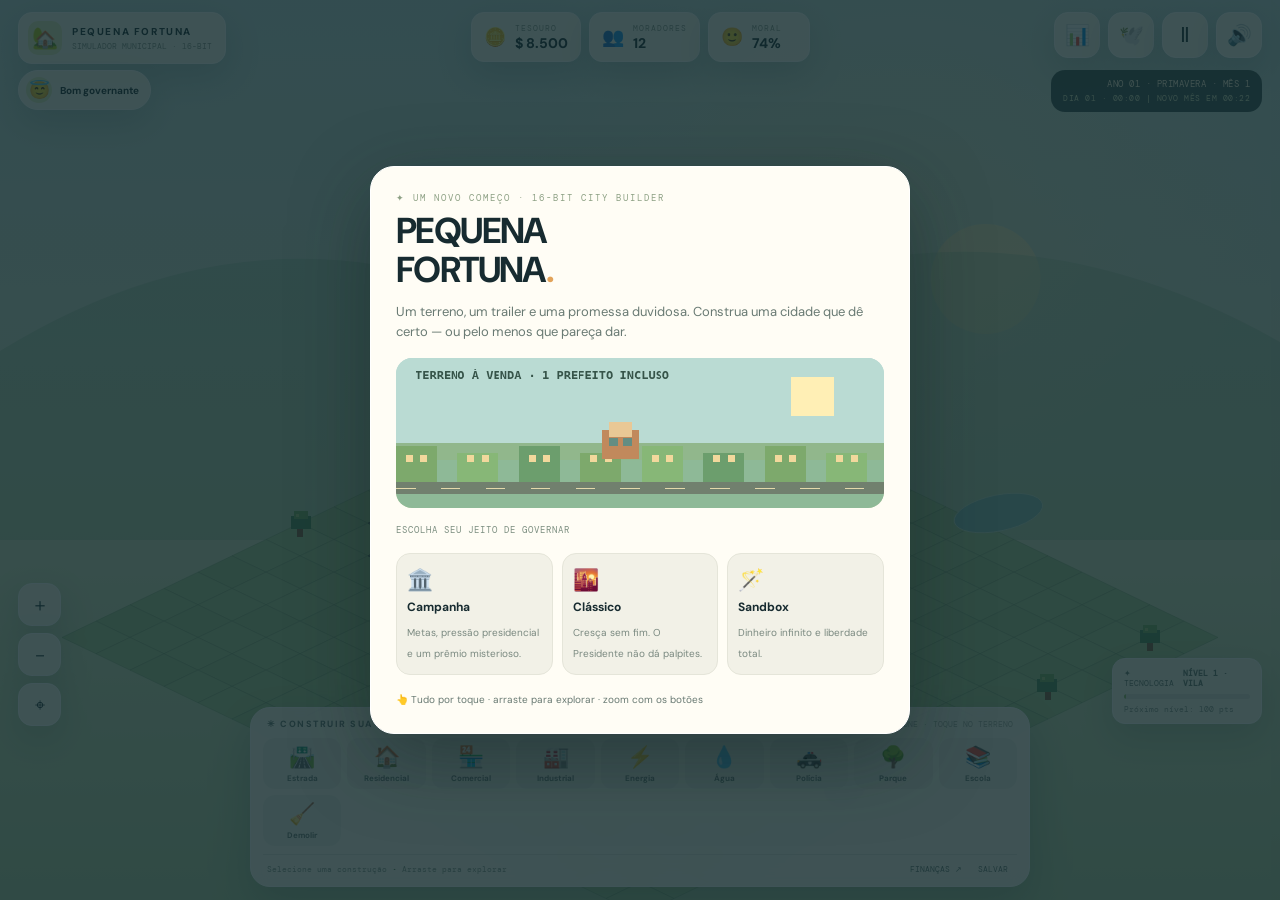
<file: index.html>
<!doctype html>
<html lang="pt-BR">
<head>
<meta charset="utf-8"><meta name="viewport" content="width=device-width, initial-scale=1, maximum-scale=1, user-scalable=no, viewport-fit=cover"><meta name="theme-color" content="#101d22"><title>PEQUENA FORTUNA — prefeito por acidente</title>
<style>
@import url('https://fonts.googleapis.com/css2?family=DM+Mono:wght@400;500&family=DM+Sans:wght@400;500;600;700;800&family=Press+Start+2P&display=swap');
:root{--ink:#172b30;--muted:#758887;--paper:#f5f2e8;--cream:#fffdf5;--green:#76b876;--lime:#d8ed7a;--orange:#f0a75c;--red:#e66c59;--line:#dce1d4;--shadow:0 12px 35px #0f28282e}*{box-sizing:border-box}html,body{height:100%;margin:0;overflow:hidden;background:#d9e8d1;color:var(--ink);font-family:'DM Sans',sans-serif;touch-action:none}button{font:inherit;color:inherit;border:0;cursor:pointer}#app{height:100%;position:relative;overflow:hidden;background:linear-gradient(180deg,#c5ded1 0%,#e0e5c4 78%,#b7d1a7 100%)}#world{position:absolute;inset:0;width:100%;height:100%;image-rendering:pixelated;touch-action:none}.sky-deco{position:absolute;inset:0;pointer-events:none;background:radial-gradient(ellipse at 70% 22%,#fff5b34a,transparent 30%),linear-gradient(180deg,#c0dedd55,transparent 55%)}
.topbar{position:absolute;top:0;left:0;right:0;padding:calc(env(safe-area-inset-top) + 12px) 18px 0;display:flex;align-items:flex-start;justify-content:space-between;pointer-events:none;gap:12px}.brand,.hud,.right-actions{pointer-events:auto}.brand{display:flex;align-items:center;gap:10px;padding:8px 13px 8px 9px;border-radius:14px;background:#fffdf0ed;box-shadow:var(--shadow);border:1px solid #fff}.brand-mark{width:34px;height:34px;border-radius:10px;background:#e6efbd;display:grid;place-items:center;font-size:21px}.brand-title{font-size:10px;letter-spacing:1.6px;font-weight:800}.brand-sub{font:8px 'DM Mono';color:#87938a;margin-top:3px}.hud{display:flex;gap:8px}.pill{min-width:102px;height:50px;background:#fffdf0ee;border:1px solid #ffffff;border-radius:13px;box-shadow:var(--shadow);padding:8px 12px;display:flex;align-items:center;gap:9px}.pill-icon{font-size:18px}.pill-label{font:8px 'DM Mono';color:#89958b;text-transform:uppercase;letter-spacing:1px}.pill-value{font-size:14px;font-weight:800;margin-top:1px;white-space:nowrap}.right-actions{display:flex;gap:8px}.icon-btn{width:46px;height:46px;background:#fffdf0ee;border:1px solid #fff;border-radius:14px;box-shadow:var(--shadow);font-size:20px;position:relative}.icon-btn .dot{position:absolute;right:8px;top:7px;width:8px;height:8px;background:#f06d5d;border:2px solid #fff;border-radius:50%;display:none}.icon-btn.has-new .dot{display:block}.day-tag{position:absolute;right:18px;top:calc(env(safe-area-inset-top) + 70px);pointer-events:auto;background:#243c3bdc;color:#fff4d8;border-radius:14px;padding:8px 12px;font:9px 'DM Mono';letter-spacing:.5px;line-height:1.55;text-align:right}.day-tag small{display:block;color:#d7e6bd;font-size:8px}.mood{position:absolute;top:calc(env(safe-area-inset-top) + 70px);left:18px;background:#fffdf0e8;border:1px solid #fff;border-radius:20px;padding:6px 11px 6px 7px;display:flex;align-items:center;gap:8px;font-size:10px;font-weight:700;box-shadow:var(--shadow);pointer-events:auto}.face{width:26px;height:26px;border-radius:50%;background:#e2edbc;display:grid;place-items:center;font-size:17px}.build-dock{position:absolute;bottom:calc(env(safe-area-inset-bottom) + 13px);left:50%;transform:translateX(-50%);width:min(780px,calc(100% - 28px));background:#fffdf2f2;border:1px solid #fff;border-radius:20px;box-shadow:0 15px 40px #173a3740;padding:10px 12px 9px;backdrop-filter:blur(10px)}.dock-head{display:flex;justify-content:space-between;align-items:center;padding:0 4px 8px}.dock-title{font-size:9px;text-transform:uppercase;font-weight:800;letter-spacing:1.5px;color:#667772}.dock-help{font:8px 'DM Mono';color:#a1aaa0}.tools{display:grid;grid-template-columns:repeat(9,1fr);gap:6px}.tool{min-width:0;padding:6px 3px 5px;background:#f1f0e5;border:1px solid transparent;border-radius:12px;display:flex;flex-direction:column;align-items:center;gap:4px;transition:.15s}.tool .emoji{font-size:21px;line-height:24px}.tool span:last-child{font-size:8px;font-weight:700;color:#687873;white-space:nowrap}.tool.active{background:#e5f0cc;border-color:#accb76;box-shadow:inset 0 0 0 1px #ffffff}.tool:active,.icon-btn:active,.action:active{transform:scale(.96)}.dock-foot{display:flex;justify-content:space-between;align-items:center;margin-top:8px;padding:6px 4px 0;border-top:1px solid #e6e5d9;color:#89958a;font:8px 'DM Mono'}.cost-hint strong{color:#577b52}.controls{display:flex;gap:6px}.small-action{background:none;color:#667772;font:8px 'DM Mono';padding:3px 5px}
.floating{position:absolute;left:18px;bottom:calc(env(safe-area-inset-bottom) + 174px);display:flex;flex-direction:column;gap:7px}.round-action{width:43px;height:43px;border-radius:14px;background:#fffdf0ed;border:1px solid #fff;box-shadow:var(--shadow);font-size:18px}.status-note{position:absolute;top:calc(env(safe-area-inset-top) + 111px);left:50%;transform:translateX(-50%);background:#263c38ed;color:#fbf4d9;border:1px solid #ffffff50;border-radius:20px;padding:8px 13px;font-size:10px;white-space:nowrap;box-shadow:var(--shadow);opacity:0;transition:opacity .2s;pointer-events:none}.status-note.show{opacity:1}.toast{position:absolute;bottom:calc(env(safe-area-inset-bottom) + 185px);left:50%;transform:translateX(-50%) translateY(10px);background:#273c39;color:white;padding:10px 15px;border-radius:12px;font-size:11px;opacity:0;transition:.25s;pointer-events:none;box-shadow:var(--shadow);white-space:nowrap}.toast.show{opacity:1;transform:translateX(-50%) translateY(0)}
.overlay{position:absolute;inset:0;background:#10292dcc;display:grid;place-items:center;padding:18px;z-index:5;overflow:auto}.modal{width:min(540px,100%);background:var(--cream);border-radius:24px;padding:25px;box-shadow:0 24px 80px #10232070;border:1px solid #ffffff;position:relative;max-height:calc(100dvh - 36px);overflow:auto}.modal-kicker{font:9px 'DM Mono';letter-spacing:2px;color:#8da084;text-transform:uppercase}.modal h1,.modal h2{margin:8px 0 10px;line-height:1.06}.modal h1{font-size:36px;letter-spacing:-1.6px}.modal h2{font-size:25px;letter-spacing:-.6px}.modal p{color:#697a73;font-size:13px;line-height:1.55}.hero-art{height:150px;border-radius:16px;background:linear-gradient(180deg,#b7d9d4,#dbe7be);overflow:hidden;position:relative;margin:16px 0}.hero-art canvas{width:100%;height:100%;image-rendering:pixelated}.mode-grid{display:grid;grid-template-columns:repeat(3,1fr);gap:9px;margin:17px 0}.mode{padding:12px 10px;background:#f2f1e7;border:1px solid #e5e5d9;border-radius:14px;text-align:left;min-height:105px}.mode:hover{background:#eaf1d9;border-color:#bfd48d}.mode strong{display:block;font-size:12px;margin:5px 0}.mode small{font-size:10px;line-height:1.35;color:#7a8980}.mode-icon{font-size:21px}.primary{background:#253d3a;color:#fff4d9;border-radius:12px;padding:13px 17px;font-size:12px;font-weight:800;letter-spacing:.3px;box-shadow:0 4px 0 #152c29;width:100%}.primary:hover{background:#36564b}.secondary{background:#eeeee3;color:#52675f;border-radius:11px;padding:10px 14px;font-weight:700;font-size:11px}.row{display:flex;gap:9px}.row>*{flex:1}.president-card{display:flex;gap:14px;align-items:center;padding:12px;border-radius:15px;background:#f0f0e5;margin:14px 0}.president{font-size:46px;width:70px;height:70px;display:grid;place-items:center;background:linear-gradient(135deg,#d9eaa8,#f5c379);border-radius:13px;flex-shrink:0}.quote{font-size:12px;color:#53655e;line-height:1.45}.quote b{color:#243b38}.modal .close{position:absolute;top:16px;right:17px;background:#eceee4;width:32px;height:32px;border-radius:10px;font-size:16px}.section-title{font:9px 'DM Mono';letter-spacing:1px;color:#7c8e80;text-transform:uppercase;margin:15px 0 7px}.slider-row{display:flex;align-items:center;gap:12px;margin:9px 0}.slider-row label{font-size:11px;font-weight:700;min-width:90px}.slider-row input{flex:1;accent-color:#7eb478}.slider-row b{font:10px 'DM Mono';min-width:40px;text-align:right}.finance-box{background:#f1f1e7;border-radius:13px;padding:12px;margin:12px 0}.budget-line,.budget-total{display:flex;justify-content:space-between;align-items:flex-start;gap:12px;font-size:10px;padding:5px 0;border-bottom:1px solid #e1e4d8}.budget-line b,.budget-total b{font:10px 'DM Mono';white-space:nowrap}.budget-line.expense b{color:#bd6655}.budget-total{font-weight:800;font-size:12px;border:0;border-top:1px solid #cfd7c7;margin-top:5px;padding-top:9px}.budget-total b{font-size:12px}.finance-box #budgetPreview small{display:block;color:#78877d;font-size:9px;line-height:1.4;margin-top:5px}.feed-head{display:flex;align-items:center;justify-content:space-between;border-bottom:1px solid #e7e8dc;padding-bottom:10px}.post{display:flex;gap:10px;padding:12px 0;border-bottom:1px solid #eff0e7}.avatar{width:34px;height:34px;background:#e6edcf;border-radius:50%;display:grid;place-items:center;font-size:18px;flex-shrink:0}.post strong{font-size:11px}.post small{color:#9aa59a;font:8px 'DM Mono';margin-left:5px}.post p{margin:4px 0 0;font-size:11px;color:#586b63}.feed-empty{padding:22px;text-align:center;color:#839186;font-size:12px}.techbar{position:absolute;right:18px;bottom:calc(env(safe-area-inset-bottom) + 176px);background:#fffdf0ed;border:1px solid #fff;border-radius:13px;padding:9px 11px;width:150px;box-shadow:var(--shadow)}.tech-row{display:flex;justify-content:space-between;font:8px 'DM Mono';color:#65776e}.bar{height:5px;border-radius:5px;background:#e4e6d9;margin-top:6px;overflow:hidden}.bar i{display:block;height:100%;background:#90bd65;border-radius:5px;transition:width .5s}.goal{font:8px 'DM Mono';color:#859187;margin-top:5px}.panel-icon{font-size:14px}.gameover h2{color:#b24c40}
@media(max-width:700px){.topbar{padding-left:10px;padding-right:10px;gap:5px;align-items:flex-start}.brand{padding:6px 8px 6px 6px;gap:6px}.brand-mark{width:29px;height:29px;font-size:17px}.brand-title{font-size:8px;letter-spacing:1px}.brand-sub{font-size:7px}.hud{gap:4px}.pill{min-width:0;height:42px;padding:6px 7px;gap:5px;border-radius:11px}.pill-icon{font-size:14px}.pill-label{font-size:6px;letter-spacing:.5px}.pill-value{font-size:10px}.right-actions{gap:4px}.icon-btn{width:37px;height:39px;border-radius:11px;font-size:16px}.icon-btn .dot{right:5px;top:5px}.day-tag{top:calc(env(safe-area-inset-top) + 54px);right:10px;font-size:7px;padding:6px 9px}.mood{top:calc(env(safe-area-inset-top) + 54px);left:10px;font-size:8px;padding:4px 8px 4px 5px}.face{width:22px;height:22px;font-size:14px}.build-dock{bottom:calc(env(safe-area-inset-bottom) + 6px);width:calc(100% - 12px);padding:8px 7px 6px;border-radius:16px}.dock-head{padding-bottom:6px}.dock-title{font-size:8px}.dock-help{font-size:7px}.tools{gap:3px}.tool{border-radius:10px;padding:5px 1px 4px;gap:3px}.tool .emoji{font-size:18px;line-height:20px}.tool span:last-child{font-size:6.5px}.dock-foot{margin-top:5px;padding-top:5px;font-size:7px}.floating{left:10px;bottom:calc(env(safe-area-inset-bottom) + 160px);gap:5px}.round-action{width:37px;height:37px;border-radius:12px;font-size:16px}.techbar{right:10px;bottom:calc(env(safe-area-inset-bottom) + 160px);width:125px;padding:7px 9px}.tech-row,.goal{font-size:7px}.status-note{top:calc(env(safe-area-inset-top) + 90px);font-size:9px}.toast{bottom:calc(env(safe-area-inset-bottom) + 165px);font-size:10px}.modal{padding:20px;border-radius:20px}.modal h1{font-size:30px}.mode-grid{gap:6px}.mode{padding:9px 7px;min-height:100px}.mode strong{font-size:10px}.mode small{font-size:9px}}
@media(max-width:390px){.pill-icon{display:none}.brand-sub{display:none}.brand{height:39px}.pill{padding:5px 6px}.pill-label{font-size:5.5px}.tools{gap:2px}.tool span:last-child{font-size:6px}.dock-help{display:none}}
</style>
</head>
<body><main id="app"><canvas id="world"></canvas><div class="sky-deco"></div>
<header class="topbar"><div class="brand"><div class="brand-mark">🏡</div><div><div class="brand-title">PEQUENA FORTUNA</div><div class="brand-sub">SIMULADOR MUNICIPAL · 16-BIT</div></div></div><div class="hud"><div class="pill"><span class="pill-icon">🪙</span><div><div class="pill-label">TESOURO</div><div id="money" class="pill-value">$ 8.500</div></div></div><div class="pill"><span class="pill-icon">👥</span><div><div class="pill-label">MORADORES</div><div id="pop" class="pill-value">12</div></div></div><div class="pill"><span class="pill-icon">🙂</span><div><div class="pill-label">MORAL</div><div id="happiness" class="pill-value">74%</div></div></div></div><div class="right-actions"><button class="icon-btn" id="financeBtn" aria-label="Finanças">📊</button><button class="icon-btn" id="chatterBtn" aria-label="Chatter">🕊️<i class="dot"></i></button><button class="icon-btn" id="pauseBtn" aria-label="Pausar">Ⅱ</button><button class="icon-btn" id="soundBtn" aria-label="Música e efeitos">🔊</button></div></header>
<div class="mood" id="mood"><span class="face" id="moodFace">😇</span><span id="moodText">Bom governante</span></div><div class="day-tag" id="dateTag">ANO 01 · PRIMAVERA · MÊS 1</div>
<div class="floating"><button class="round-action" id="zoomIn" aria-label="Aproximar">＋</button><button class="round-action" id="zoomOut" aria-label="Afastar">－</button><button class="round-action" id="centerBtn" aria-label="Centralizar">⌖</button></div>
<div class="techbar"><div class="tech-row"><span>✦ TECNOLOGIA</span><b id="level">NÍVEL 1 · VILA</b></div><div class="bar"><i id="techFill" style="width:14%"></i></div><div class="goal" id="techGoal">Próximo nível: 100 pts</div></div>
<div class="status-note" id="statusNote">Toque no terreno para construir</div><div class="toast" id="toast"></div>
<section class="build-dock"><div class="dock-head"><div class="dock-title">✳ CONSTRUIR SUA CIDADE</div><div class="dock-help">TOQUE NO ÍCONE · TOQUE NO TERRENO</div></div><div class="tools" id="tools"></div><div class="dock-foot"><span class="cost-hint" id="costHint">Selecione uma construção <strong>·</strong> Arraste para explorar</span><div class="controls"><button class="small-action" id="budgetBtn">FINANÇAS ↗</button><button class="small-action" id="saveBtn">SALVAR</button></div></div></section>
<div id="overlay" class="overlay"></div></main>
<script>
(()=>{'use strict';
const canvas=document.getElementById('world'),ctx=canvas.getContext('2d');let W=0,H=0,scale=1,cam={x:0,y:0,zoom:1},mode='campaign',started=false,paused=false,selected=null,month=1,year=1,debt=0,negativeMonths=0,traffic=0,toastTimer,posts=[],postUnread=false,monthProgress=0,lastFrame=performance.now(),MONTH_LENGTH=22000;
const N=17,TILE=34,grid=[],tools=[['road','🛣️','Estrada',18],['res','🏠','Residencial',120],['com','🏪','Comercial',160],['ind','🏭','Industrial',140],['power','⚡','Energia',260],['water','💧','Água',220],['police','🚓','Polícia',300],['park','🌳','Parque',100],['school','📚','Escola',240],['bulldoze','🧹','Demolir',0]];
// --- Áudio retrô 16-bit, totalmente sintetizado pelo Web Audio ---
let audioCtx=null,master=null,musicGain=null,fxGain=null,musicMuted=false,audioReady=false,musicTimer=null,musicStep=0;
function initAudio(){
 if(audioReady)return audioCtx.resume&&audioCtx.resume();
 const AC=window.AudioContext||window.webkitAudioContext;if(!AC)return;
 audioCtx=new AC();master=audioCtx.createGain();master.gain.value=.55;master.connect(audioCtx.destination);
 musicGain=audioCtx.createGain();musicGain.gain.value=.13;musicGain.connect(master);
 fxGain=audioCtx.createGain();fxGain.gain.value=.38;fxGain.connect(master);
 audioReady=true;startChiptune();
}
function tone(freq,duration=.08,type='square',gain=.12,slide=0,delay=0,output=fxGain){
 if(!audioReady||musicMuted||!output)return;
 const t=audioCtx.currentTime+delay,o=audioCtx.createOscillator(),g=audioCtx.createGain();
 o.type=type;o.frequency.setValueAtTime(freq,t);if(slide)o.frequency.exponentialRampToValueAtTime(Math.max(30,freq+slide),t+duration);
 g.gain.setValueAtTime(.0001,t);g.gain.exponentialRampToValueAtTime(gain,t+.008);g.gain.exponentialRampToValueAtTime(.0001,t+duration);
 o.connect(g);g.connect(output);o.start(t);o.stop(t+duration+.02);
}
function sfxBuild(){tone(220,.07,'square',.10,120);tone(440,.09,'square',.07,180,.07)}
function sfxDemolish(){tone(110,.12,'sawtooth',.10,-45);tone(72,.16,'square',.08,-35,.08)}
function sfxRegister(){[523,659,784,1047].forEach((n,i)=>tone(n,.09,'square',.09,i===3?220:0,i*.055))}
function sfxHorn(){tone(185,.09,'square',.055,-8);tone(185,.11,'square',.05,-6,.13)}
function sfxChatter(){tone(660,.06,'square',.07,150);tone(880,.08,'square',.06,90,.08)}
function startChiptune(){
 if(musicTimer)return;const bass=[110,110,147,147,130.81,130.81,98,98];
 const lead=[659.25,783.99,880,783.99,659.25,587.33,523.25,587.33,659.25,783.99,880,987.77,880,783.99,659.25,587.33];
 musicTimer=setInterval(()=>{
  if(!audioReady||musicMuted||paused||document.hidden)return;
  const i=musicStep%16,t=(musicStep%4);
  tone(lead[i],.16,'square',.018,0,0,musicGain);
  if(t===0||t===2)tone(bass[Math.floor(musicStep/4)%8],.22,'triangle',.025,0,0,musicGain);
  if(musicStep%8===0)tone(75,.025,'square',.012,0,0,musicGain);
  musicStep++;
 },220);
}
function setMuted(muted){
 musicMuted=muted;
 const b=document.getElementById('soundBtn');if(b)b.textContent=muted?'🔇':'🔊';b?.setAttribute('aria-label',muted?'Ativar música e efeitos':'Mutar música e efeitos');
 if(master)master.gain.setTargetAtTime(muted?0:.55,audioCtx.currentTime,.02);
}
document.addEventListener('pointerdown',()=>{initAudio()}, {once:true,passive:true});
// --- fim do áudio ---
const names=['Lia da Padaria','Zé do Trailer','Dona Cida','Beto Entregas','Nina Jardim','Seu Orlando','Rafa Pixel','Téo Motoboy','Mila Estudante','João da Praça'],avatars=['👩🏽‍🍳','🧔🏻','👵🏽','🧑🏽‍🔧','👩🏻‍🌾','👴🏼','🧑🏾‍🎨','🛵','👩🏽‍🎓','🧑🏻‍💻'];
for(let y=0;y<N;y++){grid[y]=[];for(let x=0;x<N;x++)grid[y][x]=null;}
function initMap(){for(let y=0;y<N;y++)for(let x=0;x<N;x++)grid[y][x]=null;grid[8][1]={type:'road'};grid[8][2]={type:'road'};grid[8][3]={type:'trailer',level:1};grid[7][2]={type:'road'};grid[9][2]={type:'road'};}
initMap();
function resize(){const d=Math.min(devicePixelRatio||1,2);W=innerWidth;H=innerHeight;canvas.width=Math.floor(W*d);canvas.height=Math.floor(H*d);canvas.style.width=W+'px';canvas.style.height=H+'px';ctx.setTransform(d,0,0,d,0,0);scale=d;draw();}addEventListener('resize',resize);
function iso(x,y){return {x:(x-y)*TILE*cam.zoom+(W*.5)+cam.x,y:(x+y)*TILE*.48*cam.zoom+H*.40+cam.y};}
function poly(points,fill,stroke){ctx.beginPath();points.forEach((p,i)=>i?ctx.lineTo(p.x,p.y):ctx.moveTo(p.x,p.y));ctx.closePath();ctx.fillStyle=fill;ctx.fill();if(stroke){ctx.strokeStyle=stroke;ctx.lineWidth=1;ctx.stroke();}}
function tile(x,y,color){let p=iso(x,y),w=TILE*cam.zoom,h=TILE*.48*cam.zoom;poly([{x:p.x,y:p.y},{x:p.x+w,y:p.y+h},{x:p.x,y:p.y+h*2},{x:p.x-w,y:p.y+h}],color,'#72986c66');}
function pixelRect(x,y,w,h,c){ctx.fillStyle=c;ctx.fillRect(Math.round(x),Math.round(y),Math.round(w),Math.round(h));}
function drawTree(x,y,s=1){let p=iso(x,y),z=cam.zoom,wind=Math.sin(performance.now()/720+x*.8+y*.55)*1.25*z;pixelRect(p.x-3*z,p.y+5*z,6*z,9*z,'#805b3d');pixelRect(p.x-10*z*s+wind,p.y-7*z*s,20*z*s,13*z*s,'#4e8d59');pixelRect(p.x-7*z*s+wind,p.y-12*z*s,14*z*s,8*z*s,'#76ad62');pixelRect(p.x-5*z*s+wind,p.y-9*z*s,3*z*s,3*z*s,'#a4c879');}
function daylight(){let t=(Math.sin(performance.now()/95000*Math.PI*2+Math.PI/2)+1)/2;t=Math.max(0,Math.min(1,(t-.08)/.84));return t*t*(3-2*t)}
function mixColor(a,b,t){let A=parseInt(a.slice(1),16),B=parseInt(b.slice(1),16),r=Math.round(((A>>16)&255)*(1-t)+((B>>16)&255)*t),g=Math.round(((A>>8)&255)*(1-t)+((B>>8)&255)*t),bl=Math.round((A&255)*(1-t)+(B&255)*t);return `rgb(${r},${g},${bl})`}
function drawBuilding(x,y,obj){let p=iso(x,y),z=cam.zoom,type=obj.type,lvl=obj.level||1;let colors={trailer:['#bd8359','#e7c090'],res:['#b9825c','#e9c48e'],com:['#6d9a8b','#e2b868'],ind:['#9d876f','#ded1a6'],school:['#d18a67','#f0c77d'],police:['#6b8ca0','#e0e9dd'],power:['#c9a754','#efda8e'],water:['#709fad','#c0d9d0'],park:['#68a96f','#8bc576']};let [wall,roof]=colors[type]||colors.res;let bh=(type==='trailer'?12:16+lvl*3)*z,bw=(type==='trailer'?19:22)*z;let sh=ctx.createRadialGradient(p.x,p.y+5*z,1*z,p.x,p.y+5*z,bw*1.1);sh.addColorStop(0,'#263b3048');sh.addColorStop(1,'#263b3000');ctx.fillStyle=sh;ctx.beginPath();ctx.ellipse(p.x,p.y+5*z,bw*1.1,bw*.48,0,0,Math.PI*2);ctx.fill();
if(type==='park'){drawTree(x,y,.8);pixelRect(p.x-12*z,p.y+8*z,24*z,2*z,'#d8c986');return}
if(type==='road'){return}
if(type==='power'||type==='water'){pixelRect(p.x-11*z,p.y-5*z,22*z,15*z,'#9b7952');pixelRect(p.x-9*z,p.y-10*z,18*z,7*z,roof);pixelRect(p.x-3*z,p.y+1*z,6*z,9*z,wall);if(type==='power'){pixelRect(p.x-15*z,p.y-15*z,2*z,24*z,'#554c45');pixelRect(p.x+13*z,p.y-15*z,2*z,24*z,'#554c45');pixelRect(p.x-18*z,p.y-14*z,38*z,2*z,'#554c45')}else{pixelRect(p.x-3*z,p.y-18*z,6*z,8*z,'#70b5c3')}return}
// side and roof, tiny pixel architecture
poly([{x:p.x-bw/2,y:p.y-bh},{x:p.x,y:p.y-bh-8*z},{x:p.x+bw/2,y:p.y-bh},{x:p.x,y:p.y-bh+8*z}],roof,'#674d4266');poly([{x:p.x-bw/2,y:p.y-bh},{x:p.x,y:p.y-bh+8*z},{x:p.x,y:p.y+8*z},{x:p.x-bw/2,y:p.y}],wall);poly([{x:p.x,y:p.y-bh+8*z},{x:p.x+bw/2,y:p.y-bh},{x:p.x+bw/2,y:p.y},{x:p.x,y:p.y+8*z}],type==='ind'?'#9b765b':'#b77f5e');
if(type==='trailer'){pixelRect(p.x-8*z,p.y-bh+3*z,5*z,5*z,'#79a8a4');pixelRect(p.x+2*z,p.y-bh+3*z,5*z,5*z,'#f2df9e');pixelRect(p.x-2*z,p.y+1*z,5*z,7*z,'#60483c')}
else{for(let wy=-bh+5*z;wy<0;wy+=8*z){pixelRect(p.x-8*z,p.y+wy,4*z,4*z,'#92c6b5');pixelRect(p.x+3*z,p.y+wy,4*z,4*z,'#f3d993')}pixelRect(p.x-2*z,p.y+1*z,5*z,7*z,'#60483c');if(type==='com'){pixelRect(p.x-10*z,p.y-bh+1*z,20*z,3*z,'#e87156')}}
if(type==='ind'){pixelRect(p.x+5*z,p.y-bh-11*z,5*z,12*z,'#65564b');pixelRect(p.x+4*z,p.y-bh-12*z,7*z,2*z,'#493f39');let phase=performance.now()/900;for(let i=0;i<3;i++){let rise=(phase+i*.34)%1,alpha=(1-rise)*.22;ctx.fillStyle=`rgba(225,231,214,${alpha})`;ctx.beginPath();ctx.arc(p.x+8*z+Math.sin(phase*2+i)*3*z,p.y-bh-14*z-rise*17*z,(2+rise*3)*z,0,Math.PI*2);ctx.fill()}}
 if(lvl>=4){pixelRect(p.x-7*z,p.y-bh-10*z,14*z,7*z,'#ffd978');pixelRect(p.x-5*z,p.y-bh-9*z,2*z,2*z,'#fff5b1');pixelRect(p.x+2*z,p.y-bh-9*z,2*z,2*z,'#fff5b1')}
}
function drawStreetLamp(x,y){let p=iso(x,y),z=cam.zoom,lx=p.x+11*z,ly=p.y-3*z;pixelRect(lx-1*z,ly-15*z,2*z,17*z,'#4e5549');pixelRect(lx-4*z,ly-17*z,7*z,2*z,'#4e5549');pixelRect(lx+2*z,ly-16*z,3*z,2*z,'#e6d58a')}
function drawRoad(x,y,warning=false){let p=iso(x,y),z=cam.zoom,w=TILE*z,h=TILE*.48*z;poly([{x:p.x,y:p.y},{x:p.x+w,y:p.y+h},{x:p.x,y:p.y+2*h},{x:p.x-w,y:p.y+h}],warning?(traffic>70?'#d56850':'#d8aa4d'):'#777d70','#59685c');ctx.strokeStyle='#e7d89a';ctx.lineWidth=1.3*z;ctx.setLineDash([4*z,4*z]);ctx.beginPath();ctx.moveTo(p.x-w*.55,p.y+h);ctx.lineTo(p.x+w*.55,p.y+h);ctx.stroke();ctx.setLineDash([]);if((x+y)%4===0)drawStreetLamp(x,y)}
function draw(){if(!W||!H)return;ctx.setTransform(scale,0,0,scale,0,0);ctx.clearRect(0,0,W,H);let day=daylight(),night=1-day;let sky=ctx.createLinearGradient(0,0,0,H);sky.addColorStop(0,mixColor('#26354e','#c4ddda',day));sky.addColorStop(.55,mixColor('#526078','#dce9c7',day));sky.addColorStop(1,mixColor('#69735f','#b4d2a3',day));ctx.fillStyle=sky;ctx.fillRect(0,0,W,H);ctx.globalAlpha=.4+day*.6;ctx.fillStyle=mixColor('#e5edff','#fff1bc',day);ctx.beginPath();ctx.arc(W*(.18+.59*day),H*(.2+Math.abs(.5-day)*.22),22+33*day,0,Math.PI*2);ctx.fill();ctx.globalAlpha=1;
// distant hill silhouettes
ctx.fillStyle='#8dbb9570';ctx.beginPath();ctx.moveTo(0,H*.39);ctx.quadraticCurveTo(W*.24,H*.18,W*.48,H*.4);ctx.quadraticCurveTo(W*.74,H*.17,W,H*.38);ctx.lineTo(W,H*.6);ctx.lineTo(0,H*.6);ctx.fill();
for(let y=0;y<N;y++)for(let x=0;x<N;x++){let p=iso(x,y);if(p.x< -80||p.x>W+80||p.y<-80||p.y>H+80)continue;tile(x,y,(x+y)%3===0?'#a6cb91':'#acd095');}
// water pond accent
ctx.fillStyle='#8ac1bb';ctx.beginPath();ctx.ellipse(W*.78,H*.57,45*cam.zoom,18*cam.zoom,-.2,0,Math.PI*2);ctx.fill();ctx.strokeStyle='#c2e0c8';ctx.stroke();
for(let y=0;y<N;y++)for(let x=0;x<N;x++){let o=grid[y][x];if(!o)continue;if(o.type==='road')drawRoad(x,y,traffic>45);else drawBuilding(x,y,o)}
// ornamental trees at edge
for(let i=0;i<8;i++){let x=i%2?0:16,y=Math.floor(i/2)*3+1;if(y<N&&!(grid[y][x]))drawTree(x,y)}
// Night overlay keeps the streetlights and headlights glowing above it.
if(night>.015){ctx.fillStyle=`rgba(18,27,57,${night*.57})`;ctx.fillRect(0,0,W,H);for(let y=0;y<N;y++)for(let x=0;x<N;x++){if(!grid[y][x]||grid[y][x].type!=='road'||(x+y)%4!==0)continue;let p=iso(x,y),z=cam.zoom,lx=p.x+11*z,ly=p.y-19*z,r=ctx.createRadialGradient(lx,ly,1,lx,ly,27*z);r.addColorStop(0,`rgba(255,218,122,${night*.38})`);r.addColorStop(1,'rgba(255,218,122,0)');ctx.fillStyle=r;ctx.fillRect(lx-27*z,ly-27*z,54*z,54*z);pixelRect(lx+2*z,ly+2*z,3*z,2*z,`rgba(255,228,151,${night})`)}}
// moving tiny traffic with warm beams at night
let tm=performance.now()/900;for(let i=0;i<Math.min(traffic/12,7);i++){let t=(tm+i*.28)%1,x=2+Math.floor(t*5),p=iso(x,8),car=i%2?'#c16d4d':'#4c7280';if(night>.12){ctx.fillStyle=`rgba(255,225,151,${night*.24})`;ctx.beginPath();ctx.moveTo(p.x+3,p.y-4);ctx.lineTo(p.x+24,p.y-12);ctx.lineTo(p.x+24,p.y+2);ctx.closePath();ctx.fill();pixelRect(p.x+3,p.y-5,5,3,`rgba(255,241,177,${night})`)}pixelRect(p.x-3,p.y-4,6,4,car);pixelRect(p.x-2,p.y-5,3,2,'#efe0a0')}
// selection hover overlay
if(pointer.hover){let c=screenToCell(pointer.x,pointer.y);if(c&&c.x>=0&&c.x<N&&c.y>=0&&c.y<N){let p=iso(c.x,c.y),w=TILE*cam.zoom,h=TILE*.48*cam.zoom;poly([{x:p.x,y:p.y},{x:p.x+w,y:p.y+h},{x:p.x,y:p.y+2*h},{x:p.x-w,y:p.y+h}],selected?'#f7e68a77':'#fff9b944','#fffbe1')}}
}
function screenToCell(sx,sy){let x=(sx-W*.5-cam.x)/(TILE*cam.zoom),y=(sy-H*.40-cam.y)/(TILE*.48*cam.zoom);let gx=(x+y)/2,gy=(y-x)/2;return {x:Math.round(gx),y:Math.round(gy)}}
const pointer={x:0,y:0,hover:false,down:false,moved:false,lastX:0,lastY:0};
function toast(msg){const el=document.getElementById('toast');el.textContent=msg;el.classList.add('show');clearTimeout(toastTimer);toastTimer=setTimeout(()=>el.classList.remove('show'),2100)}
function showNote(msg){const e=document.getElementById('statusNote');e.textContent=msg;e.classList.add('show');setTimeout(()=>e.classList.remove('show'),1700)}
function fmt(n){return '$ '+Math.floor(n).toLocaleString('pt-BR')}
const state={money:8500,pop:12,happy:74,tech:14,culture:10,tax:1,services:1,gameOver:false};
function level(){return state.tech>=850?5:state.tech>=500?4:state.tech>=250?3:state.tech>=100?2:1}
function levelName(l=level()){return ['','VILA','CIDADE PEQUENA','CIDADE MÉDIA','METRÓPOLE','MEGACIDADE'][l]}
function updateUI(){document.getElementById('money').textContent=fmt(state.money);document.getElementById('pop').textContent=state.pop.toLocaleString('pt-BR');document.getElementById('happiness').textContent=Math.round(state.happy)+'%';document.getElementById('level').textContent=`NÍVEL ${level()} · ${levelName()}`;let points=[0,100,250,500,850][level()];document.getElementById('techFill').style.width=Math.min(100,state.tech/850*100)+'%';document.getElementById('techGoal').textContent=level()<5?`Próximo nível: ${points} pts`:'Tecnologia máxima ✦';let mood=state.happy>72?['😇','Bom governante']:state.happy>42?['😐','Governante neutro']:['😈','Governante rígido'];document.getElementById('moodFace').textContent=mood[0];document.getElementById('moodText').textContent=mood[1];document.getElementById('dateTag').innerHTML=`ANO ${String(year).padStart(2,'0')} · ${['PRIMAVERA','VERÃO','OUTONO','INVERNO'][Math.floor((month-1)/3)]} · MÊS ${month}<small id="clockReadout"></small>`;updateClock();draw()}
function updateClock(){let elapsed=monthProgress%MONTH_LENGTH,day=Math.min(30,Math.floor(elapsed/MONTH_LENGTH*30)+1),hour=Math.floor((elapsed/MONTH_LENGTH*30%1)*24),minute=Math.floor((((elapsed/MONTH_LENGTH*30%1)*24)%1)*60),remaining=Math.ceil((MONTH_LENGTH-elapsed)/1000);let clock=document.getElementById('clockReadout');if(clock)clock.textContent=`DIA ${String(day).padStart(2,'0')} · ${String(hour).padStart(2,'0')}:${String(minute).padStart(2,'0')}  |  NOVO MÊS EM ${String(Math.floor(remaining/60)).padStart(2,'0')}:${String(remaining%60).padStart(2,'0')}`;}
function selectTool(t){selected=t;document.querySelectorAll('.tool').forEach(e=>e.classList.toggle('active',e.dataset.id===t));let o=tools.find(a=>a[0]===t);document.getElementById('costHint').innerHTML=t?`Custo: <strong>${o[3]?'$ '+o[3]:'livre'}</strong> · ${o[2]}`:'Selecione uma construção';showNote(t==='bulldoze'?'Toque em algo para demolir':'Toque no terreno para construir')}
function counts(type){let n=0;for(let row of grid)for(let o of row)if(o&&o.type===type)n++;return n}
function placeAt(x,y){if(!selected||x<0||y<0||x>=N||y>=N)return;let item=tools.find(a=>a[0]===selected);if(selected==='bulldoze'){if(!grid[y][x])return toast('Nada para demolir aqui');if(grid[y][x].type==='trailer')return toast('O trailer do prefeito fica!');grid[y][x]=null;state.money+=30;sfxDemolish();toast('Terreno liberado · +$30');updateUI();return}
if(grid[y][x])return toast('Esse espaço já está ocupado');if(state.money<item[3]&&mode!=='sandbox')return toast('Tesouro insuficiente! Ajuste impostos ou peça empréstimo.');if(mode!=='sandbox')state.money-=item[3];grid[y][x]={type:selected,level:level()};if(['res','com','ind'].includes(selected)){if(counts('road')===0)return toast('Construa uma estrada primeiro!');}if(selected==='road')toast('Estrada pavimentada · conexão pronta');else toast(`${item[2]} construído!`);sfxBuild();updateUI()}
function pointerDown(e){if(e.target.closest('button,.overlay,.build-dock,.topbar,.floating,.techbar,.mood,.day-tag'))return;pointer.down=true;pointer.moved=false;pointer.lastX=e.clientX;pointer.lastY=e.clientY;pointer.x=e.clientX;pointer.y=e.clientY;canvas.setPointerCapture?.(e.pointerId)}
function pointerMove(e){pointer.x=e.clientX;pointer.y=e.clientY;pointer.hover=true;if(pointer.down){let dx=e.clientX-pointer.lastX,dy=e.clientY-pointer.lastY;if(Math.abs(dx)+Math.abs(dy)>4)pointer.moved=true;if(pointer.moved){cam.x+=dx;cam.y+=dy}pointer.lastX=e.clientX;pointer.lastY=e.clientY}draw()}
function pointerUp(e){if(!pointer.down)return;pointer.down=false;if(!pointer.moved){let c=screenToCell(e.clientX,e.clientY);placeAt(c.x,c.y)}draw()}
canvas.addEventListener('pointerdown',pointerDown);canvas.addEventListener('pointermove',pointerMove);canvas.addEventListener('pointerup',pointerUp);canvas.addEventListener('pointercancel',()=>pointer.down=false);canvas.addEventListener('pointerleave',()=>{pointer.hover=false;draw()});canvas.addEventListener('wheel',e=>{cam.zoom=Math.max(.65,Math.min(1.7,cam.zoom*(e.deltaY<0?1.1:.9)));draw()},{passive:true});
function drawTools(){let el=document.getElementById('tools');el.innerHTML=tools.map(([id,icon,label,cost])=>`<button class="tool" data-id="${id}"><span class="emoji">${icon}</span><span>${label}</span></button>`).join('');el.querySelectorAll('.tool').forEach(b=>b.onclick=()=>selectTool(b.dataset.id))}
drawTools();
function addPost(text){posts.unshift({name:names[Math.floor(Math.random()*names.length)],avatar:avatars[Math.floor(Math.random()*avatars.length)],text,time:'agora'});if(posts.length>12)posts.pop();postUnread=true;document.getElementById('chatterBtn').classList.add('has-new');sfxChatter()}
function budgetBreakdown(){let pop=state.pop,com=counts('com'),ind=counts('ind'),park=counts('park'),school=counts('school'),service=counts('police')+counts('power')+counts('water'),serviceCost=[1.2,1,.85][state.services]||1;let taxIncome=Math.round(pop*(20+state.tax*7)),businessIncome=com*90+ind*100,feeIncome=pop*state.services*3,serviceExpense=Math.round(service*65*serviceCost),cityExpense=120+park*16+school*55+pop*7,interest=Math.ceil(debt*.04),principal=Math.floor(debt*.025),revenue=taxIncome+businessIncome+feeIncome,expenses=serviceExpense+cityExpense+interest+principal;return {taxIncome,businessIncome,feeIncome,serviceExpense,cityExpense,interest,principal,revenue,expenses,net:revenue-expenses}}
function monthly(){if(paused||!started||state.gameOver)return;month++;if(month>12){month=1;year++}monthProgress=0;let residents=counts('res')+counts('trailer'),com=counts('com'),ind=counts('ind'),park=counts('park'),school=counts('school'),service=counts('police')+counts('power')+counts('water'),budget=budgetBreakdown(),net=mode==='sandbox'?0:budget.net;state.money+=net;debt=Math.max(0,debt-budget.principal);state.pop=Math.max(0,12+residents*36+com*5+Math.floor(state.tech/25));state.tech=Math.min(1000,state.tech+school*12+park*7+Math.max(0,service)*2+Math.floor(state.happy/22));state.culture+=park*3+school*5;traffic=Math.min(100,Math.max(5,state.pop/5+counts('road')*2-counts('road')*2.7));let serviceScore=Math.min(35,service*8+park*5+school*4),taxHit=(state.tax-1)*12,feeHit=[0,5,12][state.services];state.happy=Math.max(5,Math.min(99,Math.round(60+serviceScore-taxHit-feeHit+Math.min(14,(state.tech/80))-Math.max(0,state.pop/70-counts('road')*3))));if(mode==='campaign'&&state.money<0)negativeMonths++;else negativeMonths=0;if(mode==='campaign'&&negativeMonths>=3){endGame(false);return}if(mode==='campaign'&&state.pop>=5000&&state.tech>=850){endGame(true);return}if(Math.random()<.72){let msgs=state.happy<35?['Imposto alto e a rua segue esburacada. Que gestão...','A conta não fecha e nem a prefeitura responde.','Sem serviço, mas o carnê chegou pontual.']:traffic>65?['Trânsito parado na avenida principal!','Minha carroça virou parte do congestionamento.']:counts('power')===0?['Falta energia no meu trailer! Alguém avisa a prefeitura?']:counts('park')===0?['Um parquinho nessa cidade cairia bem 🌱','Só concreto e poeira por aqui...']:['A praça nova ficou uma graça! 🌳','Minha rua ganhou vida, bom trabalho!','Cidade pequena, sonhos enormes ✨'];addPost(msgs[Math.floor(Math.random()*msgs.length)])}updateUI();sfxRegister();if(traffic>65&&Math.random()<.55)sfxHorn();if(net>=0)toast(`+${fmt(net)} neste mês · caixa atualizado`);else toast(`${fmt(net)} neste mês · despesas da cidade`)}
function openModal(html){let o=document.getElementById('overlay');o.innerHTML=html;o.style.display='grid'}function closeModal(){document.getElementById('overlay').style.display='none'}
function menu(){paused=true;openModal(`<div class="modal"><div class="modal-kicker">✦ UM NOVO COMEÇO · 16-BIT CITY BUILDER</div><h1>PEQUENA<br>FORTUNA<span style="color:#e2a35a">.</span></h1><p>Um terreno, um trailer e uma promessa duvidosa. Construa uma cidade que dê certo — ou pelo menos que pareça dar.</p><div class="hero-art"><canvas id="heroCanvas" width="500" height="170"></canvas></div><div class="section-title">Escolha seu jeito de governar</div><div class="mode-grid"><button class="mode" data-mode="campaign"><span class="mode-icon">🏛️</span><strong>Campanha</strong><small>Metas, pressão presidencial e um prêmio misterioso.</small></button><button class="mode" data-mode="classic"><span class="mode-icon">🌇</span><strong>Clássico</strong><small>Cresça sem fim. O Presidente não dá palpites.</small></button><button class="mode" data-mode="sandbox"><span class="mode-icon">🪄</span><strong>Sandbox</strong><small>Dinheiro infinito e liberdade total.</small></button></div><p style="font-size:10px;margin:2px 0 0">👆 Tudo por toque · arraste para explorar · zoom com os botões</p></div>`);drawHero();document.querySelectorAll('.mode').forEach(b=>b.onclick=()=>begin(b.dataset.mode))}
function drawHero(){let c=document.getElementById('heroCanvas');if(!c)return;let q=c.getContext('2d');q.imageSmoothingEnabled=false;q.fillStyle='#badbd3';q.fillRect(0,0,500,170);q.fillStyle='#8eb997';q.fillRect(0,114,500,56);q.fillStyle='#91b78c';q.fillRect(0,96,500,20);q.fillStyle='#ffefb5';q.fillRect(405,22,44,44);for(let i=0;i<9;i++){q.fillStyle=['#7da96c','#87b777','#6c9e6d'][i%3];q.fillRect(i*63,100+(i%2)*8,42,45);q.fillStyle='#f2d89c';q.fillRect(i*63+10,110,7,8);q.fillRect(i*63+25,110,7,8)}q.fillStyle='#71806e';q.fillRect(0,141,500,13);q.fillStyle='#e3d8aa';for(let i=0;i<12;i++)q.fillRect(i*46,147,20,2);q.fillStyle='#c1895c';q.fillRect(211,82,38,33);q.fillStyle='#e9c895';q.fillRect(218,72,24,17);q.fillStyle='#648d82';q.fillRect(218,91,9,9);q.fillRect(233,91,9,9);q.fillStyle='#365449';q.font='bold 12px monospace';q.fillText('TERRENO À VENDA · 1 PREFEITO INCLUSO',20,24)}
function begin(m){mode=m;started=true;paused=false;month=1;year=1;monthProgress=0;lastFrame=performance.now();debt=0;negativeMonths=0;state.money=m==='sandbox'?999999:8500;state.pop=12;state.happy=74;state.tech=14;initMap();cam={x:0,y:0,zoom:1};closeModal();if(m==='campaign')prologue();else{toast(m==='sandbox'?'Modo Sandbox: tesouro infinito!':'Modo Clássico: construa sem limites.');updateUI()}}
function prologue(){paused=true;openModal(`<div class="modal"><div class="modal-kicker">PRÓLOGO · UM ACORDO MUITO SUSPEITO</div><div class="president-card"><div class="president">😎</div><div class="quote"><b>Presidente Dourado</b><br>“Ganhei esse terreno numa aposta de golfe e não tenho onde estacionar o iate. Faça uma metrópole lucrativa e terá um prêmio misterioso!”</div></div><h2>Seu mandato começa agora.</h2><p>Construa estradas, atraia moradores e invista em serviços. Alcance <b>5.000 habitantes</b> e a tecnologia máxima sem falir — nem irritar o Presidente. Um saldo negativo por 3 meses acaba com seu mandato.</p><div class="row"><button class="secondary" id="later">Pular prólogo</button><button class="primary" id="startCampaign">Assinar a escritura →</button></div></div>`);document.getElementById('later').onclick=()=>{closeModal();paused=false};document.getElementById('startCampaign').onclick=()=>{closeModal();paused=false;addPost('Uma cidade novinha em folha! Será que vem uma praça?');updateUI()}}
function finance(){paused=true;let labels=['Baixo','Médio','Alto'],fees=['Isentas','Moderadas','Altas'];openModal(`<div class="modal"><button class="close" id="close">×</button><div class="modal-kicker">TESOURARIA MUNICIPAL</div><h2>Finanças & impostos</h2><p>As escolhas alteram a arrecadação e o humor dos moradores. A projeção considera o próximo mês, incluindo dívida e amortização.</p><div class="finance-box"><div class="slider-row"><label>Impostos</label><input id="taxSlider" type="range" min="0" max="2" value="${state.tax}"><b id="taxLabel">${labels[state.tax]}</b></div><div class="slider-row"><label>Taxas de serviços</label><input id="svcSlider" type="range" min="0" max="2" value="${state.services}"><b id="svcLabel">${fees[state.services]}</b></div><div id="budgetPreview"></div><div class="section-title">SITUAÇÃO ATUAL</div><div class="budget-line"><span>Em caixa</span><b>${fmt(state.money)}</b></div><div class="budget-line"><span>Dívida bancária</span><b>${fmt(debt)}</b></div><div class="budget-line"><span>Meses no vermelho</span><b>${negativeMonths}/3</b></div></div><button class="primary" id="loan">🏦 Solicitar empréstimo de $2.000</button><p style="font-size:9px;margin:9px 0 0">Juros de 4% ao mês; amortização de 2,5% da dívida ao mês. Taxas de serviço rendem $3 por morador por nível, mas cobranças altas reduzem a satisfação.</p></div>`);let labelsEl=document.getElementById('taxLabel'),feeEl=document.getElementById('svcLabel'),ts=document.getElementById('taxSlider'),ss=document.getElementById('svcSlider');function preview(){let b=budgetBreakdown(),el=document.getElementById('budgetPreview');el.innerHTML=`<div class="section-title">PROJEÇÃO DO PRÓXIMO MÊS</div><div class="budget-line"><span>Impostos municipais</span><b>+${fmt(b.taxIncome)}</b></div><div class="budget-line"><span>Atividade comercial/industrial</span><b>+${fmt(b.businessIncome)}</b></div><div class="budget-line"><span>Taxas dos serviços</span><b>+${fmt(b.feeIncome)}</b></div><div class="budget-line expense"><span>Operação dos serviços</span><b>−${fmt(b.serviceExpense)}</b></div><div class="budget-line expense"><span>Administração e cidade</span><b>−${fmt(b.cityExpense)}</b></div><div class="budget-line expense"><span>Juros / amortização</span><b>−${fmt(b.interest)} / ${fmt(b.principal)}</b></div><div class="budget-total"><span>Saldo líquido previsto</span><b style="color:${b.net>=0?'#477c4d':'#c45448'}">${b.net>=0?'+':''}${fmt(b.net)}</b></div><small>Impostos: ${['baixa arrecadação e menor pressão','arrecadação equilibrada','maior arrecadação, mais insatisfação'][state.tax]}. Taxas: ${['sem cobrança adicional','+$3 por morador','+$6 por morador'][state.services]}.</small>`}ts.oninput=()=>{state.tax=+ts.value;labelsEl.textContent=labels[state.tax];preview()};ss.oninput=()=>{state.services=+ss.value;feeEl.textContent=fees[state.services];preview()};preview();document.getElementById('close').onclick=()=>{closeModal();paused=false;updateUI()};document.getElementById('loan').onclick=()=>{state.money+=2000;debt+=2000;toast('Empréstimo aprovado · $2.000');closeModal();paused=false;updateUI()}}
function chatter(){paused=true;postUnread=false;document.getElementById('chatterBtn').classList.remove('has-new');openModal(`<div class="modal"><button class="close" id="close">×</button><div class="feed-head"><div><div class="modal-kicker">REDE SOCIAL DA CIDADE</div><h2 style="margin-bottom:0">🕊️ Chatter</h2></div><span style="font:9px 'DM Mono';color:#8e9b91">#PEQUENAFORTUNA</span></div><div>${posts.length?posts.map(p=>`<div class="post"><div class="avatar">${p.avatar}</div><div><strong>${p.name}</strong><small>· ${p.time}</small><p>${p.text}</p></div></div>`).join(''):'<div class="feed-empty">Ainda está quieto por aqui.<br>Construa sua cidade para ouvir os moradores! 🌱</div>'}</div><p style="font-size:9px;margin-bottom:0">Opiniões mudam conforme os serviços, impostos e trânsito da cidade.</p></div>`);document.getElementById('close').onclick=()=>{closeModal();paused=false}}
function endGame(win){paused=true;state.gameOver=true;openModal(win?`<div class="modal"><div class="modal-kicker">FINAL · A PROMESSA FOI CUMPRIDA</div><div class="president-card"><div class="president">😎</div><div class="quote"><b>Presidente Dourado</b><br>“Uma megacidade impecável! E como prometido, aqui está seu prêmio...”</div></div><h2>Você venceu. Mais ou menos.</h2><p>O Presidente entrega uma <b>estátua dourada gigantesca de si mesmo</b> para ocupar o centro da cidade e um vale-desconto de <b>5% na lanchonete do palácio</b>. A glória é sua. A estátua também.</p><button class="primary" id="restart">Começar outra cidade</button></div>`:`<div class="modal gameover"><div class="modal-kicker">FIM DE JOGO · MANDATO ENCERRADO</div><div class="president-card"><div class="president">👮🏻‍♂️</div><div class="quote"><b>Presidente Dourado e a Polícia</b><br>“Você está preso por incompetência administrativa. E por deixar o caixa no vermelho.”</div></div><h2>Game over.</h2><p>A cidade ficou sem dinheiro por três meses. O Presidente já está leiloando seu trailer.</p><button class="primary" id="restart">Tentar de novo</button></div>`);document.getElementById('restart').onclick=()=>{state.gameOver=false;menu()}}
document.getElementById('financeBtn').onclick=finance;document.getElementById('budgetBtn').onclick=finance;document.getElementById('chatterBtn').onclick=chatter;document.getElementById('pauseBtn').onclick=()=>{paused=!paused;document.getElementById('pauseBtn').textContent=paused?'▶':'Ⅱ';toast(paused?'Simulação pausada':'Simulação em andamento')};document.getElementById('zoomIn').onclick=()=>{cam.zoom=Math.min(1.7,cam.zoom*1.14);draw()};document.getElementById('zoomOut').onclick=()=>{cam.zoom=Math.max(.65,cam.zoom/1.14);draw()};document.getElementById('centerBtn').onclick=()=>{cam.x=0;cam.y=0;cam.zoom=1;draw()};document.getElementById('saveBtn').onclick=()=>{localStorage.setItem('pequena-fortuna',JSON.stringify({grid,state:{...state},month,year,mode,debt,negativeMonths,monthProgress,traffic,posts,postUnread,paused,started}));toast('Cidade salva neste aparelho ✓')};
document.getElementById('soundBtn').onclick=()=>{initAudio();setMuted(!musicMuted)};
function loadSave(){try{let s=JSON.parse(localStorage.getItem('pequena-fortuna'));if(!s)return false;grid.splice(0,grid.length,...s.grid);Object.assign(state,s.state);month=s.month||1;year=s.year||1;mode=s.mode||'campaign';debt=Number.isFinite(s.debt)?s.debt:0;negativeMonths=Number.isFinite(s.negativeMonths)?s.negativeMonths:0;monthProgress=Number.isFinite(s.monthProgress)?Math.max(0,Math.min(MONTH_LENGTH,s.monthProgress)):0;traffic=Number.isFinite(s.traffic)?s.traffic:0;posts=Array.isArray(s.posts)?s.posts:[];postUnread=!!s.postUnread;started=s.started!==false;paused=!!s.paused||false;state.gameOver=!!state.gameOver;lastFrame=performance.now();closeModal();updateUI();toast('Cidade salva carregada');return true}catch(e){return false}}
document.getElementById('overlay').addEventListener('click',e=>{if(e.target.id==='overlay'&&started&&!state.gameOver){closeModal();paused=false}});
addEventListener('keydown',e=>{if(e.key==='Escape'&&document.getElementById('overlay').style.display!=='none'&&started&&!state.gameOver){closeModal();paused=false}if(e.key==='+'||e.key==='=')document.getElementById('zoomIn').click();if(e.key==='-')document.getElementById('zoomOut').click()});
// Time moves gently: one month every 22 seconds while active.
function animate(now=performance.now()){let delta=Math.max(0,Math.min(1000,now-lastFrame));lastFrame=now;if(started&&!paused&&!state.gameOver){monthProgress+=delta;if(monthProgress>=MONTH_LENGTH){monthProgress-=MONTH_LENGTH;monthly();if(!state.gameOver)updateClock()}}else{lastFrame=now}draw();updateClock();requestAnimationFrame(animate)}
resize();updateUI();menu();requestAnimationFrame(animate);
})();
</script></body></html>
</file>
